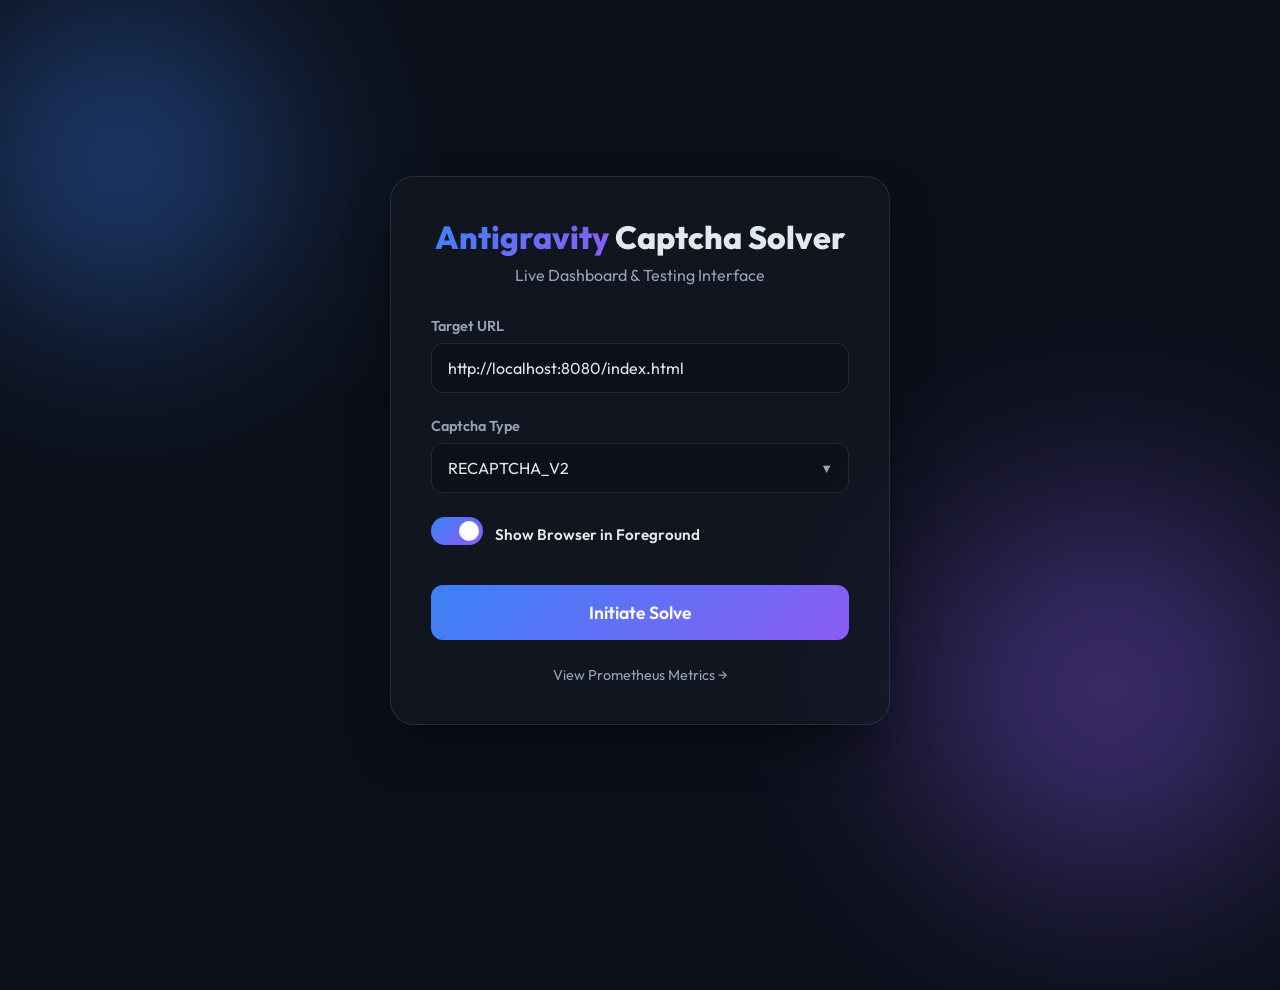
<file: src/ui/index.html>
<!DOCTYPE html>
<html lang="en">
<head>
    <meta charset="UTF-8">
    <meta name="viewport" content="width=device-width, initial-scale=1.0">
    <title>Captcha Solver Dashboard</title>
    <link href="https://fonts.googleapis.com/css2?family=Outfit:wght@300;400;600;800&display=swap" rel="stylesheet">
    <link rel="stylesheet" href="styles.css">
</head>
<body>
    <div class="blob blob-1"></div>
    <div class="blob blob-2"></div>
    
    <div class="container glass-panel">
        <header>
            <h1><span class="gradient-text">Antigravity</span> Captcha Solver</h1>
            <p>Live Dashboard & Testing Interface</p>
        </header>

        <main>
            <form id="solve-form">
                <div class="input-group">
                    <label for="url">Target URL</label>
                    <input type="url" id="url" name="url" placeholder="https://example.com" value="http://localhost:8080/index.html" required>
                </div>

                <div class="input-group">
                    <label for="captcha_type">Captcha Type</label>
                    <div class="select-wrapper">
                        <select id="captcha_type" name="captcha_type">
                            <option value="1">UNKNOWN (Auto-detect)</option>
                            <option value="3" selected>RECAPTCHA_V2</option>
                            <option value="7">HCAPTCHA</option>
                            <option value="9">TURNSTILE</option>
                        </select>
                    </div>
                </div>

                <div class="toggle-group">
                    <label class="toggle-switch">
                        <input type="checkbox" id="visible_browser" name="visible_browser" checked>
                        <span class="slider round"></span>
                    </label>
                    <span class="toggle-label">Show Browser in Foreground</span>
                </div>

                <button type="submit" id="submit-btn">
                    <span class="btn-text">Initiate Solve</span>
                    <span class="loader hidden"></span>
                </button>
            </form>

            <div id="results-panel" class="glass-panel inner-panel hidden">
                <h2>Results</h2>
                <div class="result-row">
                    <span class="label">Status:</span>
                    <span id="res-status" class="value badge success">Solved</span>
                </div>
                <div class="result-row">
                    <span class="label">Latency:</span>
                    <span id="res-latency" class="value">--</span>
                </div>
                <div class="result-row">
                    <span class="label">Token:</span>
                </div>
                <div class="token-box">
                    <code id="res-token">...</code>
                    <button id="copy-btn" title="Copy to clipboard">
                        <svg viewBox="0 0 24 24" width="16" height="16" stroke="currentColor" stroke-width="2" fill="none">
                            <rect x="9" y="9" width="13" height="13" rx="2" ry="2"></rect>
                            <path d="M5 15H4a2 2 0 0 1-2-2V4a2 2 0 0 1 2-2h9a2 2 0 0 1 2 2v1"></path>
                        </svg>
                    </button>
                </div>
                <div id="error-box" class="error-box hidden"></div>
            </div>
            
            <div class="metrics-link">
                <a href="/metrics" target="_blank">View Prometheus Metrics &rarr;</a>
            </div>
        </main>
    </div>

    <script src="script.js"></script>
</body>
</html>
</file>
<file: src/ui/styles.css>
:root {
    --bg-color: #0b0f19;
    --panel-bg: rgba(20, 25, 35, 0.6);
    --panel-border: rgba(255, 255, 255, 0.1);
    --text-primary: #e2e8f0;
    --text-secondary: #94a3b8;
    --accent: #3b82f6;
    --accent-hover: #2563eb;
    --accent-gradient: linear-gradient(135deg, #3b82f6 0%, #8b5cf6 100%);
    --success: #10b981;
    --error: #ef4444;
}

* {
    box-sizing: border-box;
    margin: 0;
    padding: 0;
    font-family: 'Outfit', sans-serif;
}

body {
    background-color: var(--bg-color);
    color: var(--text-primary);
    min-height: 100vh;
    display: flex;
    justify-content: center;
    align-items: center;
    position: relative;
    overflow: hidden;
}

/* Background Blobs for Glassmorphism */
.blob {
    position: absolute;
    filter: blur(80px);
    z-index: -1;
    opacity: 0.5;
    border-radius: 50%;
    animation: float 10s ease-in-out infinite alternate;
}

.blob-1 {
    top: -10%;
    left: -10%;
    width: 500px;
    height: 500px;
    background: radial-gradient(circle, #3b82f6 0%, rgba(59, 130, 246, 0) 70%);
}

.blob-2 {
    bottom: -10%;
    right: -10%;
    width: 600px;
    height: 600px;
    background: radial-gradient(circle, #8b5cf6 0%, rgba(139, 92, 246, 0) 70%);
    animation-delay: -5s;
}

@keyframes float {
    0% { transform: translate(0, 0) scale(1); }
    100% { transform: translate(50px, 50px) scale(1.1); }
}

.container {
    width: 100%;
    max-width: 500px;
    padding: 40px;
    border-radius: 24px;
    z-index: 1;
}

.glass-panel {
    background: var(--panel-bg);
    backdrop-filter: blur(16px);
    -webkit-backdrop-filter: blur(16px);
    border: 1px solid var(--panel-border);
    box-shadow: 0 25px 50px -12px rgba(0, 0, 0, 0.5);
}

header {
    text-align: center;
    margin-bottom: 32px;
}

h1 {
    font-size: 2rem;
    font-weight: 800;
    margin-bottom: 8px;
}

.gradient-text {
    background: var(--accent-gradient);
    -webkit-background-clip: text;
    -webkit-text-fill-color: transparent;
}

header p {
    color: var(--text-secondary);
    font-size: 1rem;
}

.input-group {
    margin-bottom: 24px;
}

label {
    display: block;
    font-size: 0.9rem;
    font-weight: 600;
    margin-bottom: 8px;
    color: var(--text-secondary);
}

input[type="url"], select {
    width: 100%;
    padding: 14px 16px;
    background: rgba(0, 0, 0, 0.2);
    border: 1px solid var(--panel-border);
    border-radius: 12px;
    color: var(--text-primary);
    font-size: 1rem;
    transition: all 0.3s ease;
    outline: none;
}

input[type="url"]:focus, select:focus {
    border-color: var(--accent);
    box-shadow: 0 0 0 4px rgba(59, 130, 246, 0.2);
}

.select-wrapper {
    position: relative;
}

.select-wrapper::after {
    content: "▼";
    position: absolute;
    right: 16px;
    top: 50%;
    transform: translateY(-50%);
    font-size: 0.8rem;
    color: var(--text-secondary);
    pointer-events: none;
}

select {
    appearance: none;
    -webkit-appearance: none;
    cursor: pointer;
}

select option {
    background: var(--bg-color);
}

/* Toggle Switch */
.toggle-group {
    display: flex;
    align-items: center;
    margin-bottom: 32px;
}

.toggle-switch {
    position: relative;
    display: inline-block;
    width: 52px;
    height: 28px;
}

.toggle-switch input {
    opacity: 0;
    width: 0;
    height: 0;
}

.slider {
    position: absolute;
    cursor: pointer;
    top: 0;
    left: 0;
    right: 0;
    bottom: 0;
    background-color: rgba(255, 255, 255, 0.1);
    transition: .4s;
}

.slider:before {
    position: absolute;
    content: "";
    height: 20px;
    width: 20px;
    left: 4px;
    bottom: 4px;
    background-color: white;
    transition: .4s;
}

input:checked + .slider {
    background: var(--accent-gradient);
}

input:checked + .slider:before {
    transform: translateX(24px);
}

.slider.round {
    border-radius: 34px;
}

.slider.round:before {
    border-radius: 50%;
}

.toggle-label {
    margin-left: 12px;
    font-size: 0.95rem;
    font-weight: 600;
}

/* Submit Button */
button[type="submit"] {
    width: 100%;
    padding: 16px;
    border: none;
    border-radius: 12px;
    background: var(--accent-gradient);
    color: white;
    font-size: 1.1rem;
    font-weight: 600;
    cursor: pointer;
    transition: transform 0.2s ease, box-shadow 0.2s ease;
    display: flex;
    justify-content: center;
    align-items: center;
    position: relative;
    overflow: hidden;
}

button[type="submit"]:hover {
    transform: translateY(-2px);
    box-shadow: 0 10px 20px -10px rgba(59, 130, 246, 0.8);
}

button[type="submit"]:active {
    transform: translateY(0);
}

button[type="submit"]:disabled {
    opacity: 0.7;
    cursor: not-allowed;
    transform: none;
}

/* Loader */
.loader {
    width: 24px;
    height: 24px;
    border: 3px solid rgba(255,255,255,0.3);
    border-radius: 50%;
    border-top-color: white;
    animation: spin 1s ease-in-out infinite;
    position: absolute;
}

@keyframes spin {
    to { transform: rotate(360deg); }
}

.hidden {
    display: none !important;
}

/* Results Panel */
.inner-panel {
    margin-top: 32px;
    padding: 24px;
    border-radius: 16px;
    background: rgba(10, 15, 25, 0.5);
    animation: slideUp 0.5s cubic-bezier(0.16, 1, 0.3, 1);
}

@keyframes slideUp {
    from { opacity: 0; transform: translateY(20px); }
    to { opacity: 1; transform: translateY(0); }
}

.inner-panel h2 {
    font-size: 1.2rem;
    margin-bottom: 16px;
}

.result-row {
    display: flex;
    justify-content: space-between;
    align-items: center;
    margin-bottom: 12px;
}

.badge {
    padding: 4px 12px;
    border-radius: 20px;
    font-size: 0.85rem;
    font-weight: 600;
}

.badge.success {
    background: rgba(16, 185, 129, 0.2);
    color: var(--success);
}

.badge.error {
    background: rgba(239, 68, 68, 0.2);
    color: var(--error);
}

.token-box {
    margin-top: 8px;
    background: rgba(0, 0, 0, 0.4);
    padding: 16px;
    border-radius: 12px;
    position: relative;
    border: 1px solid var(--panel-border);
}

.token-box code {
    font-family: monospace;
    font-size: 0.9rem;
    word-break: break-all;
    display: block;
    max-height: 100px;
    overflow-y: auto;
    color: var(--success);
}

#copy-btn {
    position: absolute;
    top: 8px;
    right: 8px;
    background: rgba(255, 255, 255, 0.1);
    border: none;
    color: white;
    width: 32px;
    height: 32px;
    border-radius: 8px;
    cursor: pointer;
    display: flex;
    align-items: center;
    justify-content: center;
    transition: background 0.2s;
}

#copy-btn:hover {
    background: rgba(255, 255, 255, 0.2);
}

.error-box {
    margin-top: 16px;
    padding: 16px;
    background: rgba(239, 68, 68, 0.1);
    border-left: 4px solid var(--error);
    border-radius: 8px;
    color: #fca5a5;
    font-size: 0.9rem;
}

.metrics-link {
    text-align: center;
    margin-top: 24px;
}

.metrics-link a {
    color: var(--text-secondary);
    text-decoration: none;
    font-size: 0.9rem;
    transition: color 0.2s;
}

.metrics-link a:hover {
    color: white;
}
</file>
